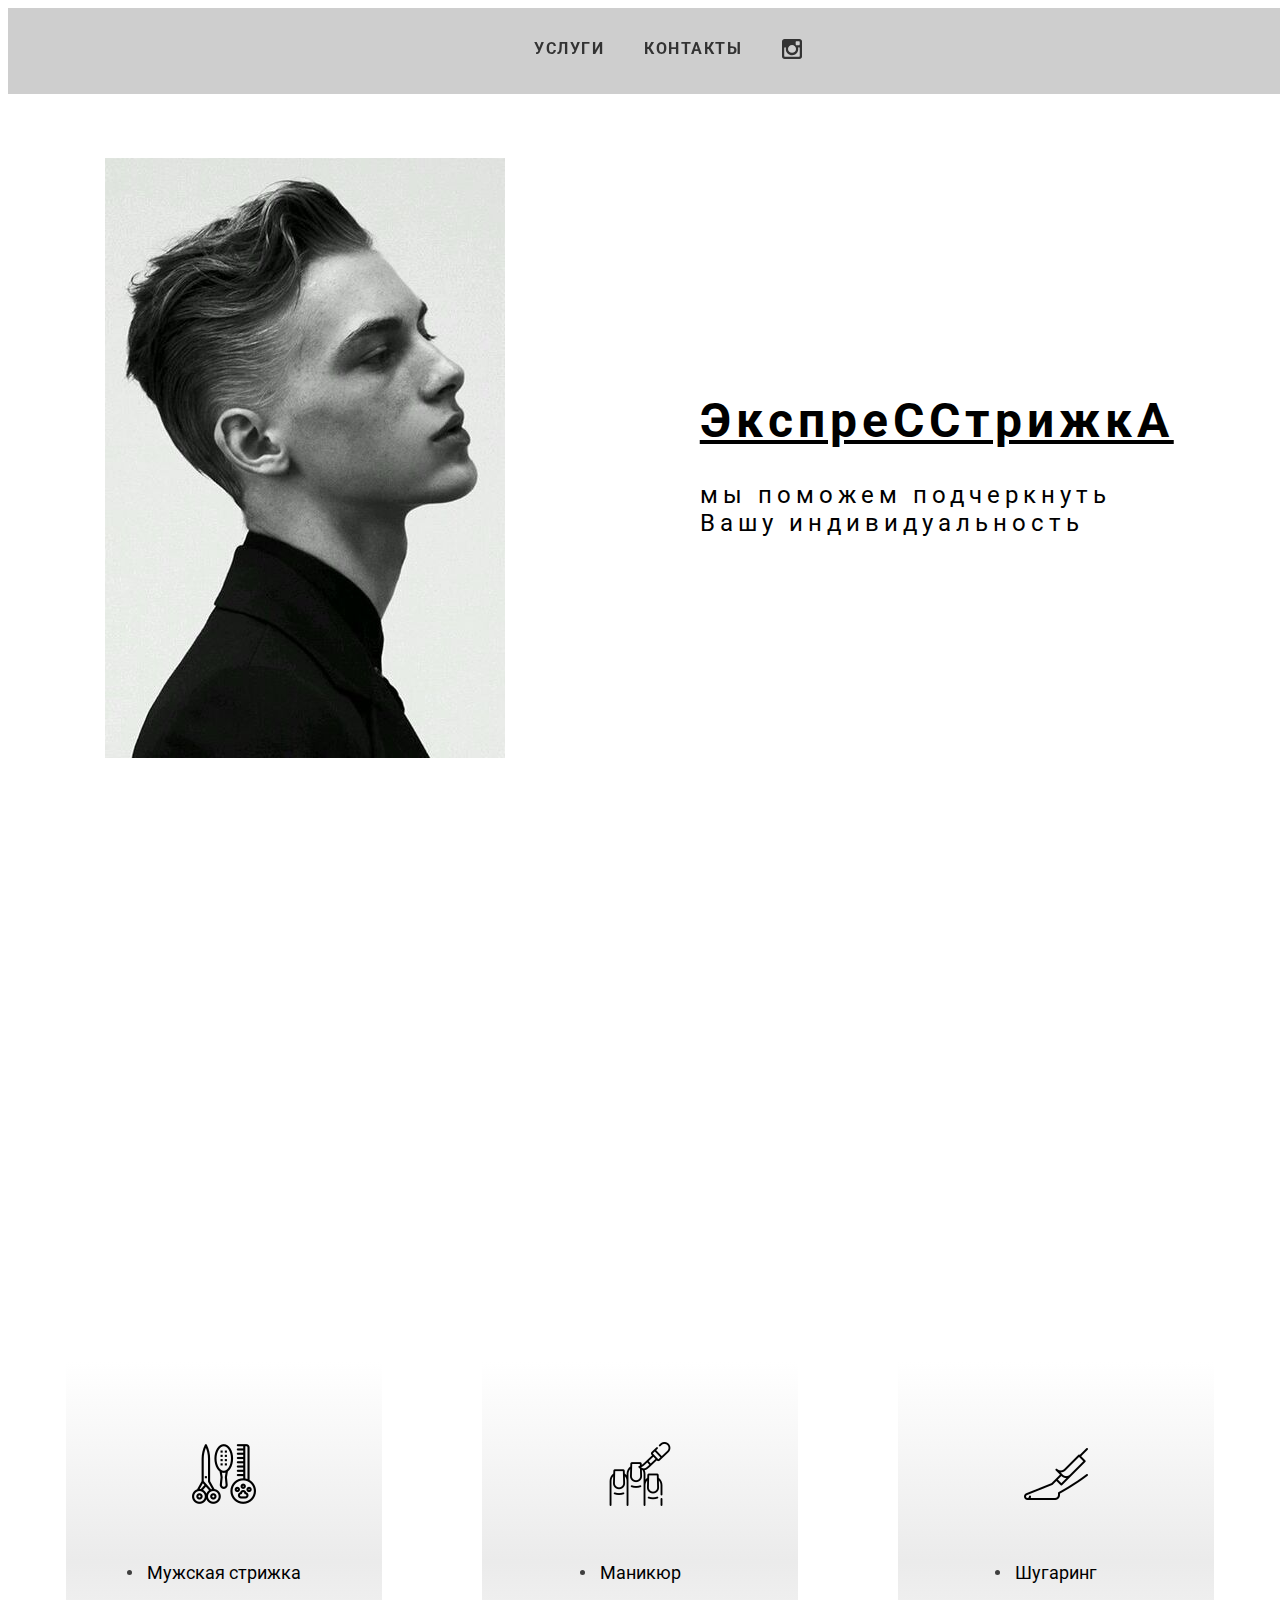
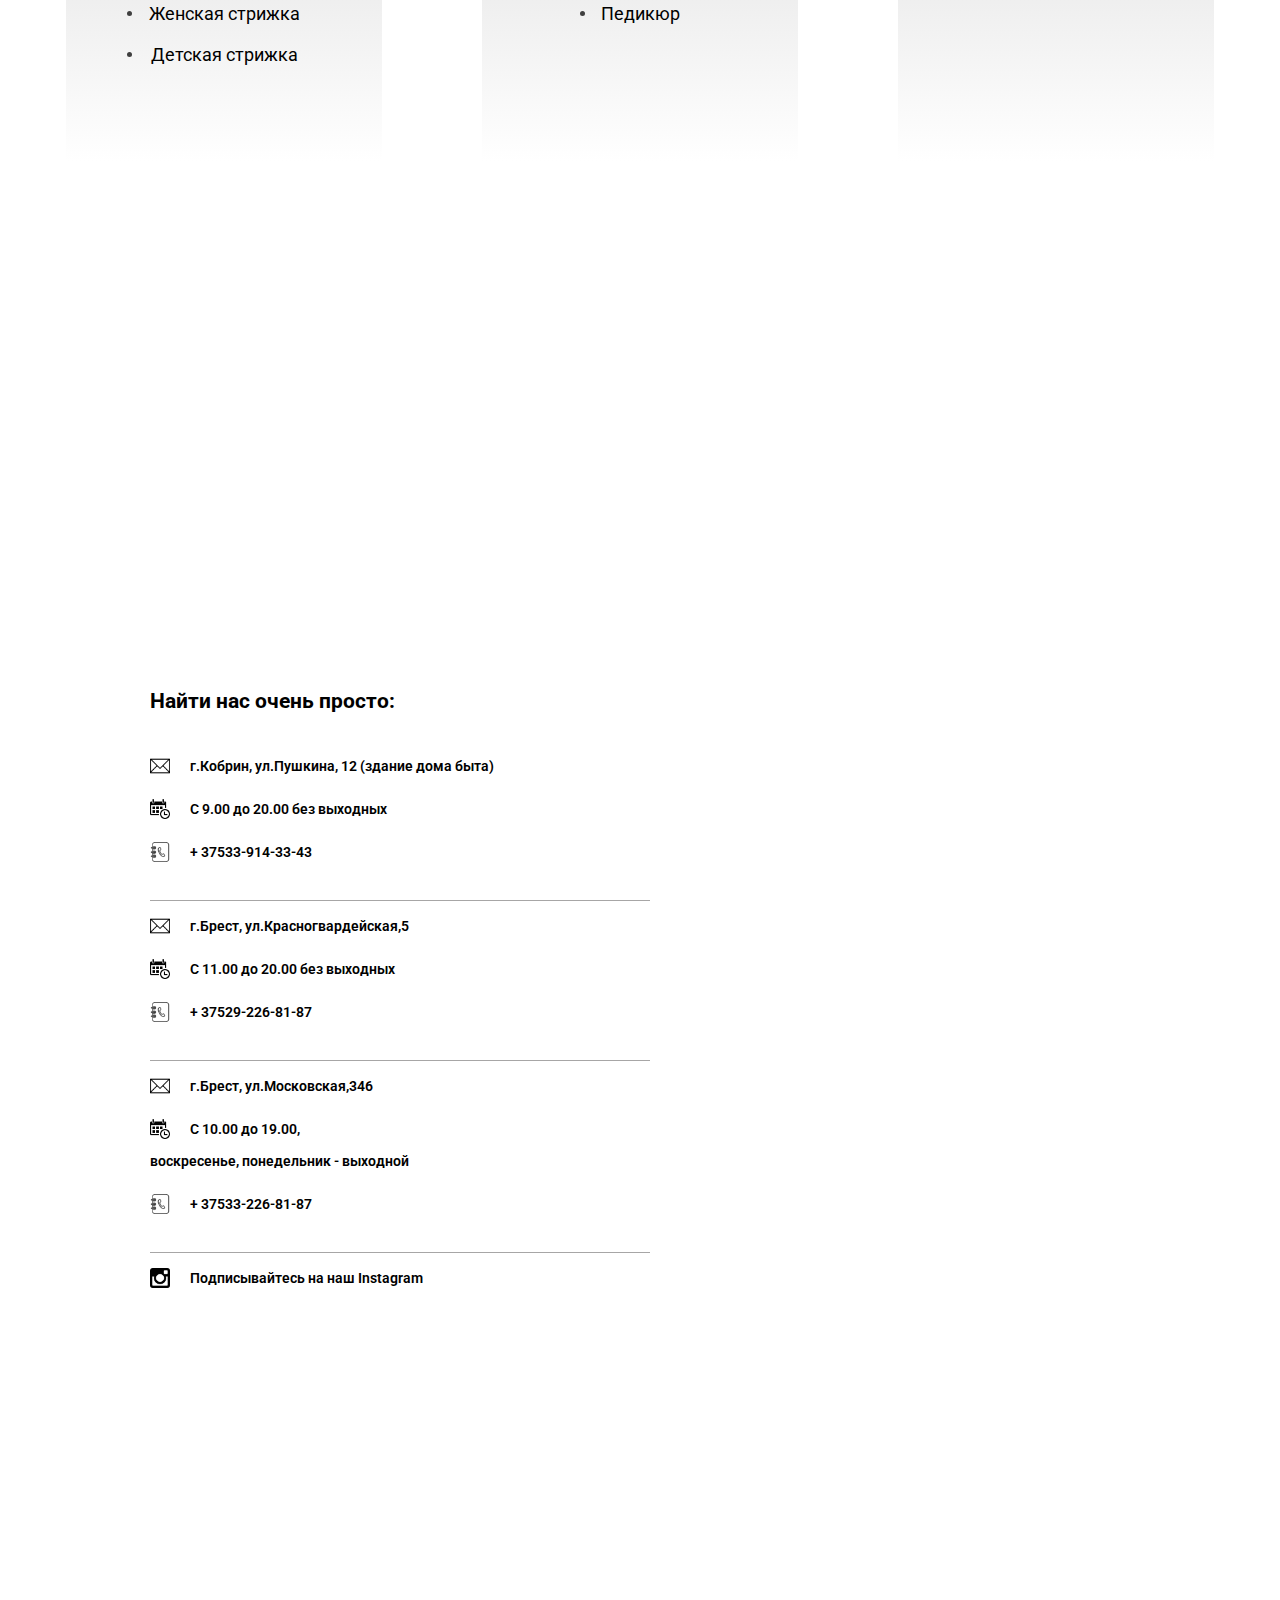
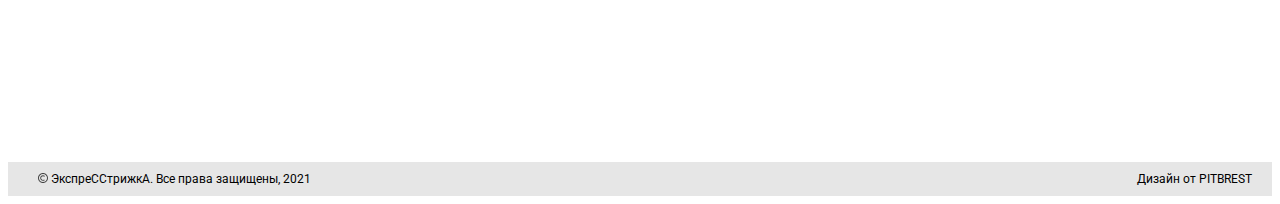
<file: index.html>
<!DOCTYPE html>
<html lang="ru">

<head>
	<meta charset="UTF-8">
	<meta http-equiv="X-UA-Compatible" content="IE=edge">
	<meta name="viewport" content="width=device-width, initial-scale=1.0">
	<title>Экспресс стрижка, парикмахерские услуги, мужская стрижка, женская стрижка, детская стрижка, маникюр, педикюр,
		шугаринг, дешево, Брест, Кобрин</title>
	<meta name="description" content="Парикмахерская в Бресте и Кобрине, маникюр, педикюр, шугаринг" />
	<meta name="keywords" content="Стрижка, маникюр, педикюр, шугаринг, стрижка недорого, Брест, Кобрин" />
	<link href="style.css" rel="stylesheet" />
	<style>
		@import url('https://fonts.googleapis.com/css2?family=Nunito:ital,wght@0,400;0,900;1,700&family=Roboto:wght@400;500;700;900&display=swap');
	</style>
	<link rel="stylesheet" href="https://cdnjs.cloudflare.com/ajax/libs/animate.css/4.1.1/animate.min.css" />
	<script src="js/smooth-scroll.js" defer></script>
	<!-- Yandex.Metrika counter -->
	<script type="text/javascript">
		(function (m, e, t, r, i, k, a) {
			m[i] = m[i] || function () { (m[i].a = m[i].a || []).push(arguments) };
			m[i].l = 1 * new Date(); k = e.createElement(t), a = e.getElementsByTagName(t)[0], k.async = 1, k.src = r, a.parentNode.insertBefore(k, a)
		})
			(window, document, "script", "https://mc.yandex.ru/metrika/tag.js", "ym");

		ym(85735931, "init", {
			clickmap: true,
			trackLinks: true,
			accurateTrackBounce: true,
			webvisor: true
		});
	</script>
	<noscript>
		<div><img src="https://mc.yandex.ru/watch/85735931" style="position:absolute; left:-9999px;" alt="" /></div>
	</noscript>
	<!-- /Yandex.Metrika counter -->
</head>

<body>
	<header class="header">
		<div class="container1">
			<ul class="nav">
				<li><a class="nav-item" href="#works">УСЛУГИ</a></li>
				<li><a class="nav-item" href="#contacts">КОНТАКТЫ</a></li>
				<li><a href="https://www.instagram.com/exsprestrizhka_kobrin/?hl=ru" target="_blank" social-link
						nav-item><img src="img/inst.svg"
							class="social-inst animate__animated animate__heartBeat animate__delay-4s animate__repeat-2"
							alt="instagram"></a></li>
			</ul>
		</div>
	</header>

	<main class="main">

		<div class="container2">

			<div class="slideshow-container">

				<div class="mySlides fade">
					<img src="img/img_1.jpeg" style="width:100%">
				</div>

				<div class="mySlides fade">
					<img src="img/img_2.jpeg" style="width:100%">
				</div>

				<div class="mySlides fade">
					<img src="img/img_3.jpeg" style="width:100%">
				</div>

				<div class="mySlides fade">
					<img src="img/img_4.jpeg" style="width:100%">
				</div>

			</div>

			<div class="slogan">
				<h1 class="slogan1 animate__animated animate__shakeX animate__delay-2s">ЭкспреССтрижкА</h1>
				<p class="slogan2">мы&nbsp;поможем подчеркнуть Вашу индивидуальность</p>
			</div>

		</div>

		<div class="container3" id="works">

			<div class="works-lists">
				<div class="works-list">
					<img src="img/str.png" alt="image">
					<ul>
						<li>Мужская стрижка</li>
						<li>Женская стрижка</li>
						<li>Детская стрижка</li>
					</ul>
				</div>
				<div class="works-list">
					<img src="img/man.png" alt="image">
					<ul>
						<li>Маникюр</li>
						<li>Педикюр</li>
					</ul>
				</div>

				<div class="works-list">
					<img src="img/shg.png" class="pd" alt="image">
					<ul>
						<li>Шугаринг</li>
					</ul>
				</div>
			</div>
		</div>

		<div class="container4">

			<div class="contacts" id="contacts">

				<div class="cont">
					<div>
						<h2>Найти нас очень просто:</h2>
					</div>
					<div><img src="img/adres.png" alt="adres">г.Кобрин, ул.Пушкина, 12 (здание дома быта)</div>
					<div><img src="img/calendar.png" alt="calendar">С 9.00 до 20.00 без выходных</div>
					<div><img src="img/contacts.png" alt="contacts">+ 37533-914-33-43</div>
					<div><img src="img/adres.png" alt="adres">г.Брест, ул.Красногвардейская,5</div>
					<div><img src="img/calendar.png" alt="calendar">С 11.00 до 20.00 без выходных</div>
					<div><img src="img/contacts.png" alt="contacts">+ 37529-226-81-87</div>
					<div><img src="img/adres.png" alt="adres">г.Брест, ул.Московская,346</div>
					<div><img src="img/calendar.png" alt="calendar">С 10.00 до 19.00,<br><br>воскресенье, понедельник -
						выходной
					</div>
					<div><img src="img/contacts.png" alt="contacts">+ 37533-226-81-87</div>
					<div><a href="https://www.instagram.com/exsprestrizhka_kobrin/?hl=ru"><img src="img/inst.png"
								alt="inst"></a>Подписывайтесь на наш Instagram</div>
					<div></div>
				</div>
				<div class="map">
					<div class="map1"><iframe
							src="https://www.google.com/maps/embed?pb=!1m14!1m8!1m3!1d9779.300356418671!2d24.349039!3d52.210226!3m2!1i1024!2i768!4f13.1!3m3!1m2!1s0x472120ed676f990d%3A0x8e4d649be2cce879!2z0JTQvtC8INCx0YvRgtCwLCDRg9C70LjRhtCwINCf0YPRiNC60LjQvdCwIDEyLCDQmtC-0LHRgNC40L0!5e0!3m2!1sru!2sby!4v1616960504139!5m2!1sru!2sby"
							max-width="400" height="200" style="border:0;" allowfullscreen="" loading="lazy"
							class="map2"></iframe>
					</div>
					<div class="map1"><iframe
							src="https://www.google.com/maps/embed?pb=!1m14!1m8!1m3!1d4901.288252367296!2d23.680955!3d52.10440800000001!3m2!1i1024!2i768!4f13.1!3m3!1m2!1s0x47210bde3b02d169%3A0xdd61cc02ae6300ca!2z0YPQuy4g0JrRgNCw0YHQvdC-0LPQstCw0YDQtNC10LnRgdC60LDRjyA1LCDQkdGA0LXRgdGC!5e0!3m2!1sru!2sby!4v1616961394102!5m2!1sru!2sby"
							max-width="400" height="200" style="border:0;" allowfullscreen="" loading="lazy"
							class="map2"></iframe>
					</div>
					<div class="map1"><iframe
							src="https://www.google.com/maps/embed?pb=!1m14!1m8!1m3!1d9803.179641474155!2d23.771303!3d52.101664!3m2!1i1024!2i768!4f13.1!3m3!1m2!1s0x47210e8fdac67b07%3A0xecb8d11fdb114482!2z0YPQuy4g0JzQvtGB0LrQvtCy0YHQutCw0Y8gMzQ2LCDQkdGA0LXRgdGC!5e0!3m2!1sru!2sby!4v1616961434747!5m2!1sru!2sby"
							max-width="400" height="200" style="border:0;" allowfullscreen="" loading="lazy"
							class="map2"></iframe>
					</div>
				</div>
			</div>



		</div>
	</main>



	<footer>
		<div class="foot">
			<div class='footer'><img src="img/cpr.svg" alt="copyrights"> ЭкспреССтрижкA. Все права защищены, 2021</div>
			<div class="design" data-title="sasha.p.brest@gmail.com"> Дизайн от PITBREST</div>
		</div>
	</footer>



	<script>(function () {
			function b() { var a = document.getElementById("gotop"); a || (a = document.createElement("a"), a.id = "gotop", a.className = "scrollTop", a.href = "#", a.style.display = "none", a.style.position = "fixed", a.style.left = "10px", a.style.zIndex = "9999", a.onclick = function (a) { a.preventDefault(); window.top.goTop() }, document.body.appendChild(a)); 100 < (document.body.scrollTop || document.documentElement.scrollTop) ? (a.style.display = "block", l(a, "show", 30, !1)) : l(a, "hide", 30, function () { a.style.display = "none" }); return !1 } function l(a, e, f, c) {
				function k() {
					g <
						h ? (d += 5, d < h ? window.top.timeout = setTimeout(k, f) : c && c()) : (d -= 5, d > h ? window.top.timeout = setTimeout(k, f) : c && c()); var e = a, b = d; e.style.opacity = b / 100; e.style.filter = "alpha(opacity=" + b + ")"
				} var g = Math.round(100 * a.style.opacity), d = g, h = "show" == e ? 100 : 0; clearTimeout(window.top.timeout); window.top.timeout = setTimeout(k, 30)
			} window.addEventListener ? (window.addEventListener("scroll", b, !1), window.addEventListener("load", b, !1)) : window.attachEvent && (window.attachEvent("onscroll", b), window.attachEvent("onload", b)); window.top.goTop =
				function (a, e) { a = a || 0.1; e = e || 12; var f = 0, c = 0, b = 0, g = 0, d = 0, h = 0; document.documentElement && (f = document.documentElement.scrollLeft || 0, c = document.documentElement.scrollTop || 0); document.body && (b = document.body.scrollLeft || 0, g = document.body.scrollTop || 0); d = window.scrollX || 0; h = window.scrollY || 0; f = Math.max(d, Math.max(b, f)); c = Math.max(h, Math.max(g, c)); g = 1 + a; window.scrollTo(Math.floor(f / g), Math.floor(c / g)); (0 < f || 0 < c) && window.setTimeout("top.goTop(" + a + ", " + e + ")", e); return !1 }
		})();
	</script>

	<script>
		var slideIndex = 0;
		showSlides();

		function showSlides() {
			var i;
			var slides = document.getElementsByClassName("mySlides");
			for (i = 0; i < slides.length; i++) {
				slides[i].style.display = "none";
			}
			slideIndex++;
			if (slideIndex > slides.length) { slideIndex = 1 }
			slides[slideIndex - 1].style.display = "block";
			setTimeout(showSlides, 2000); // Change image every 2 seconds
		}
	</script>

</body>

</html>
</file>
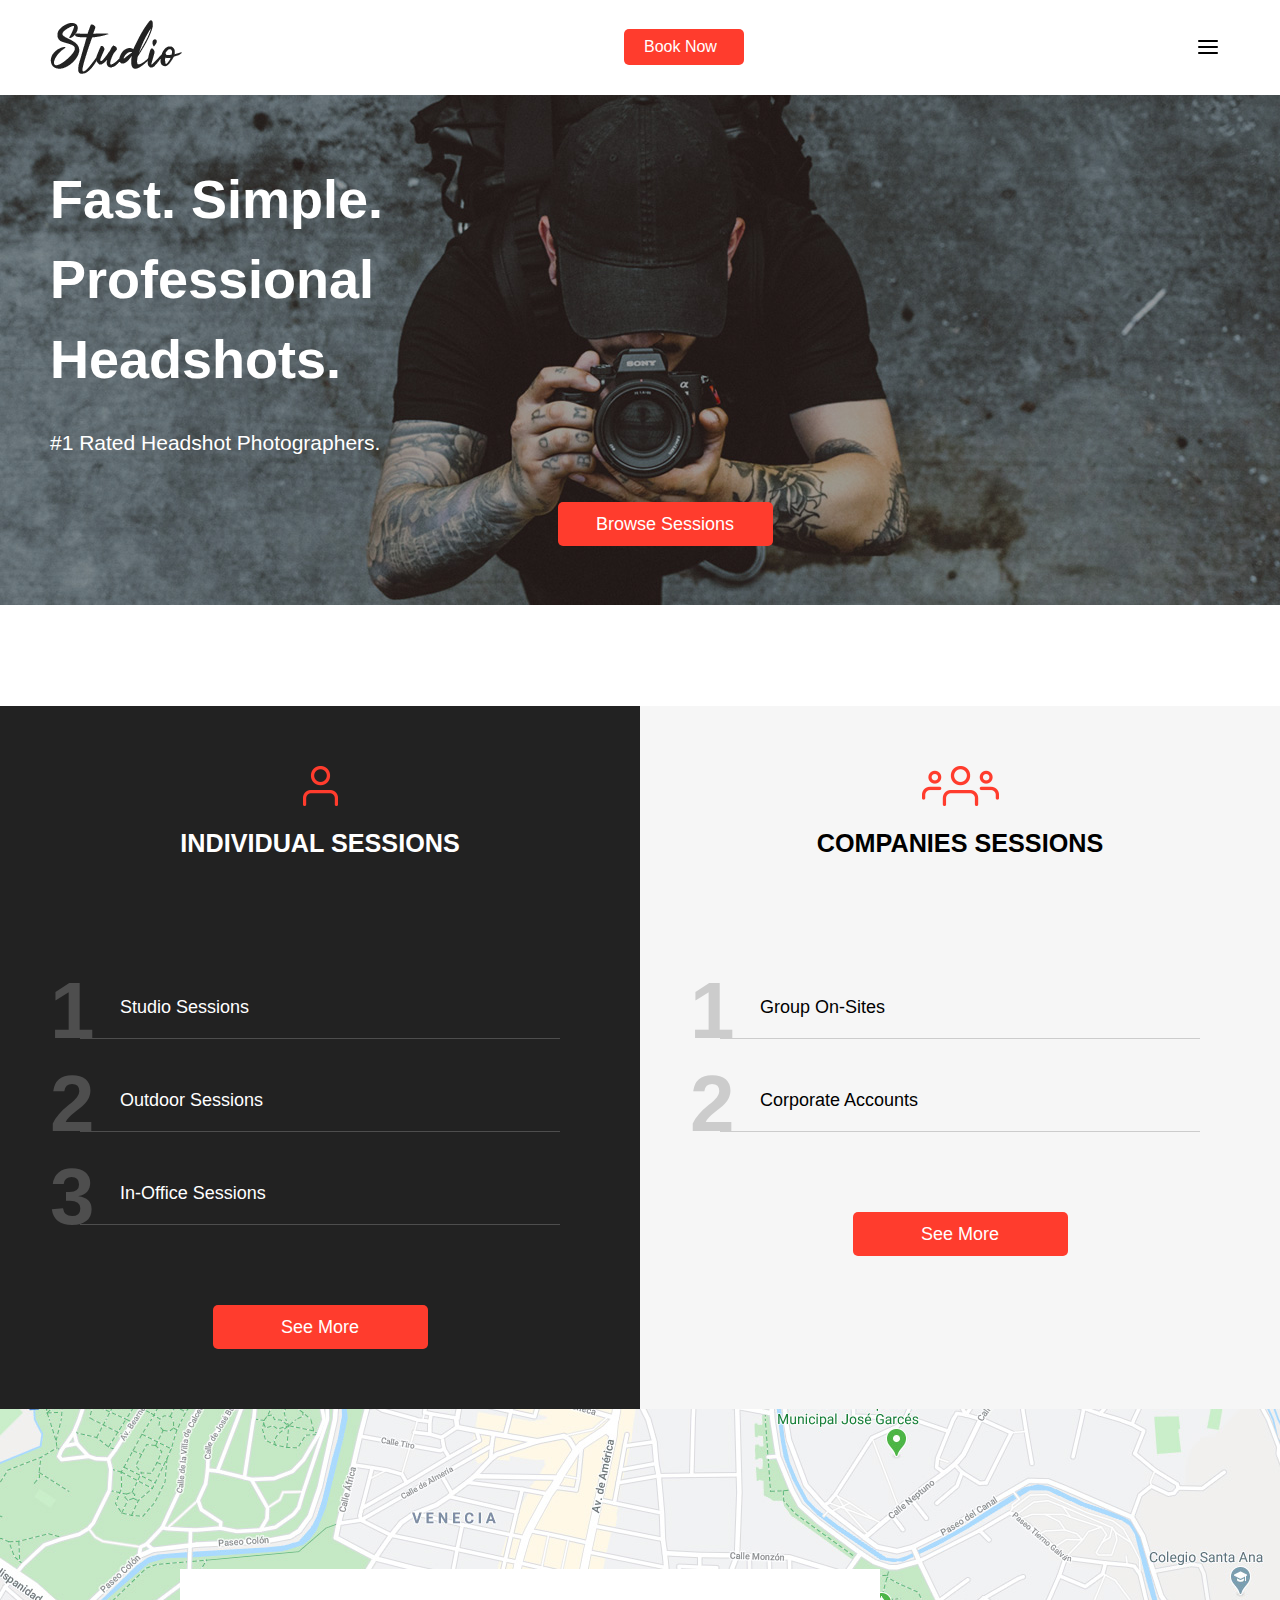
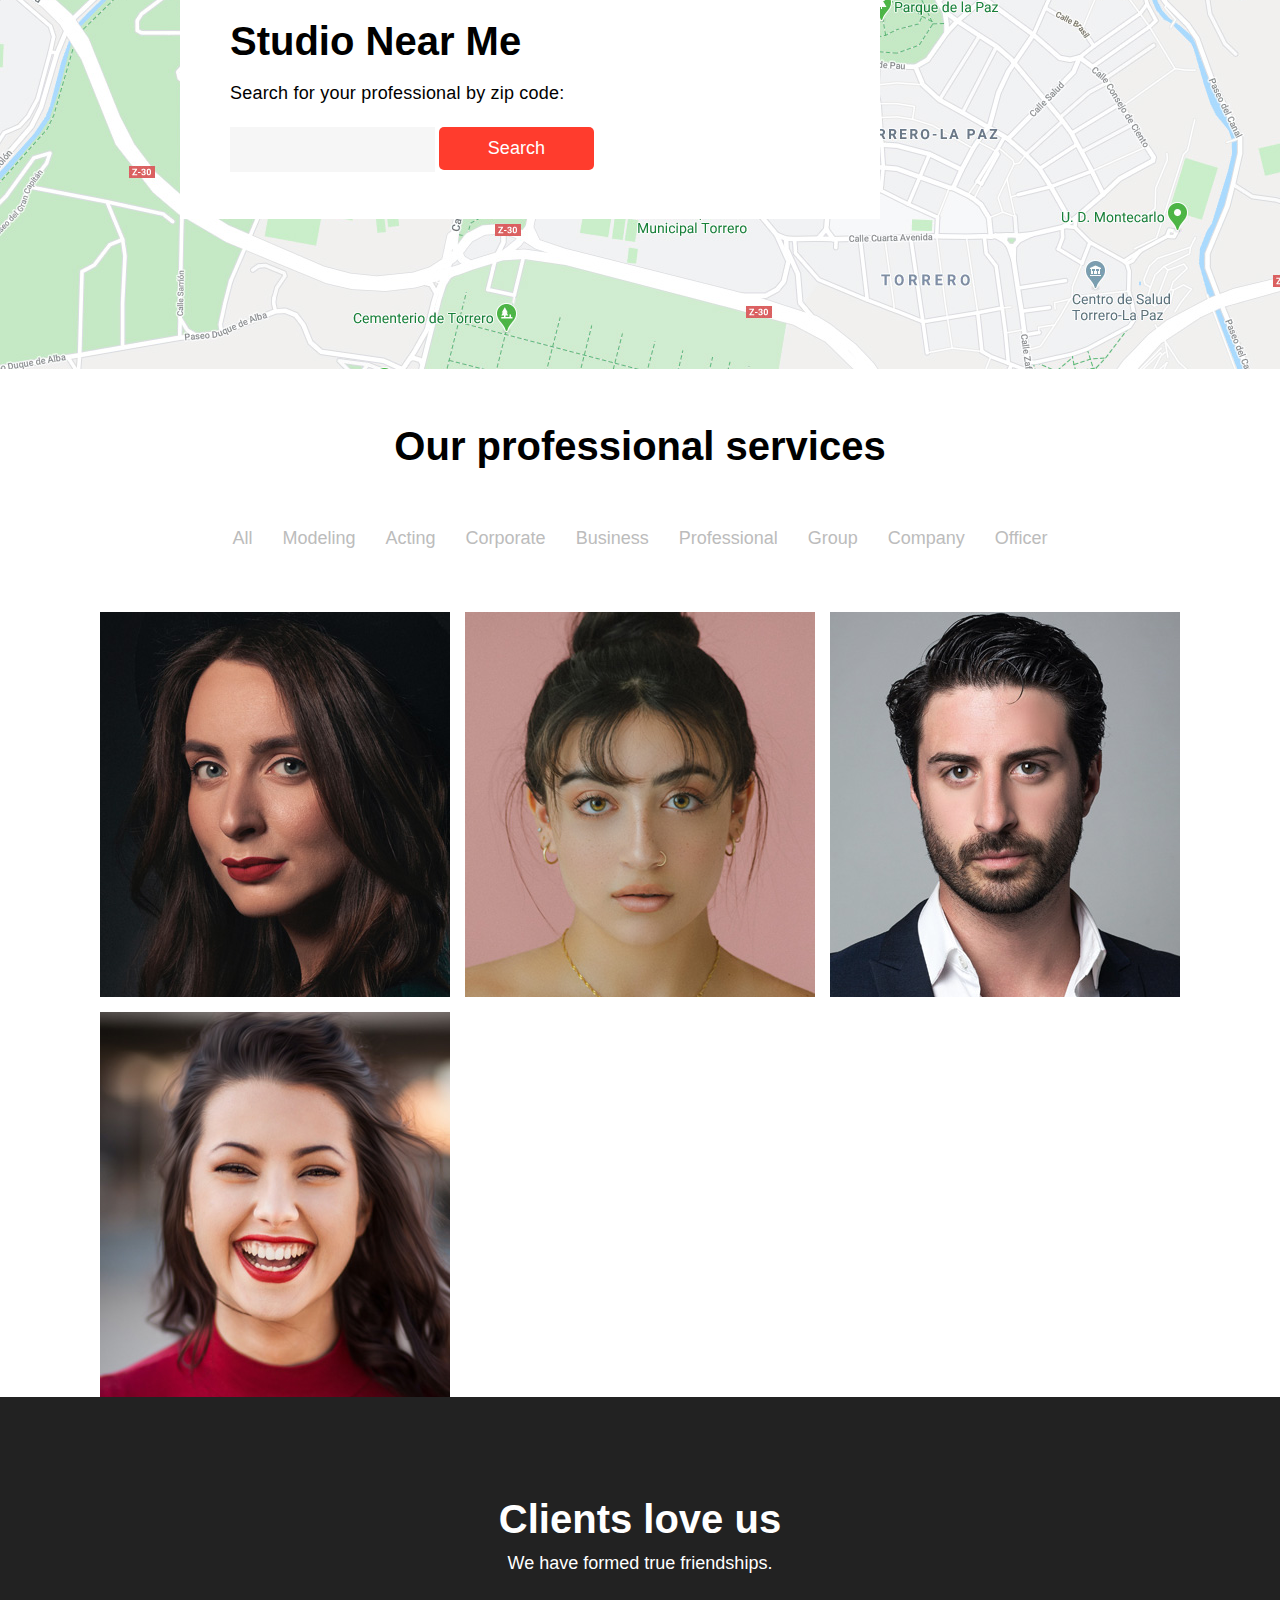
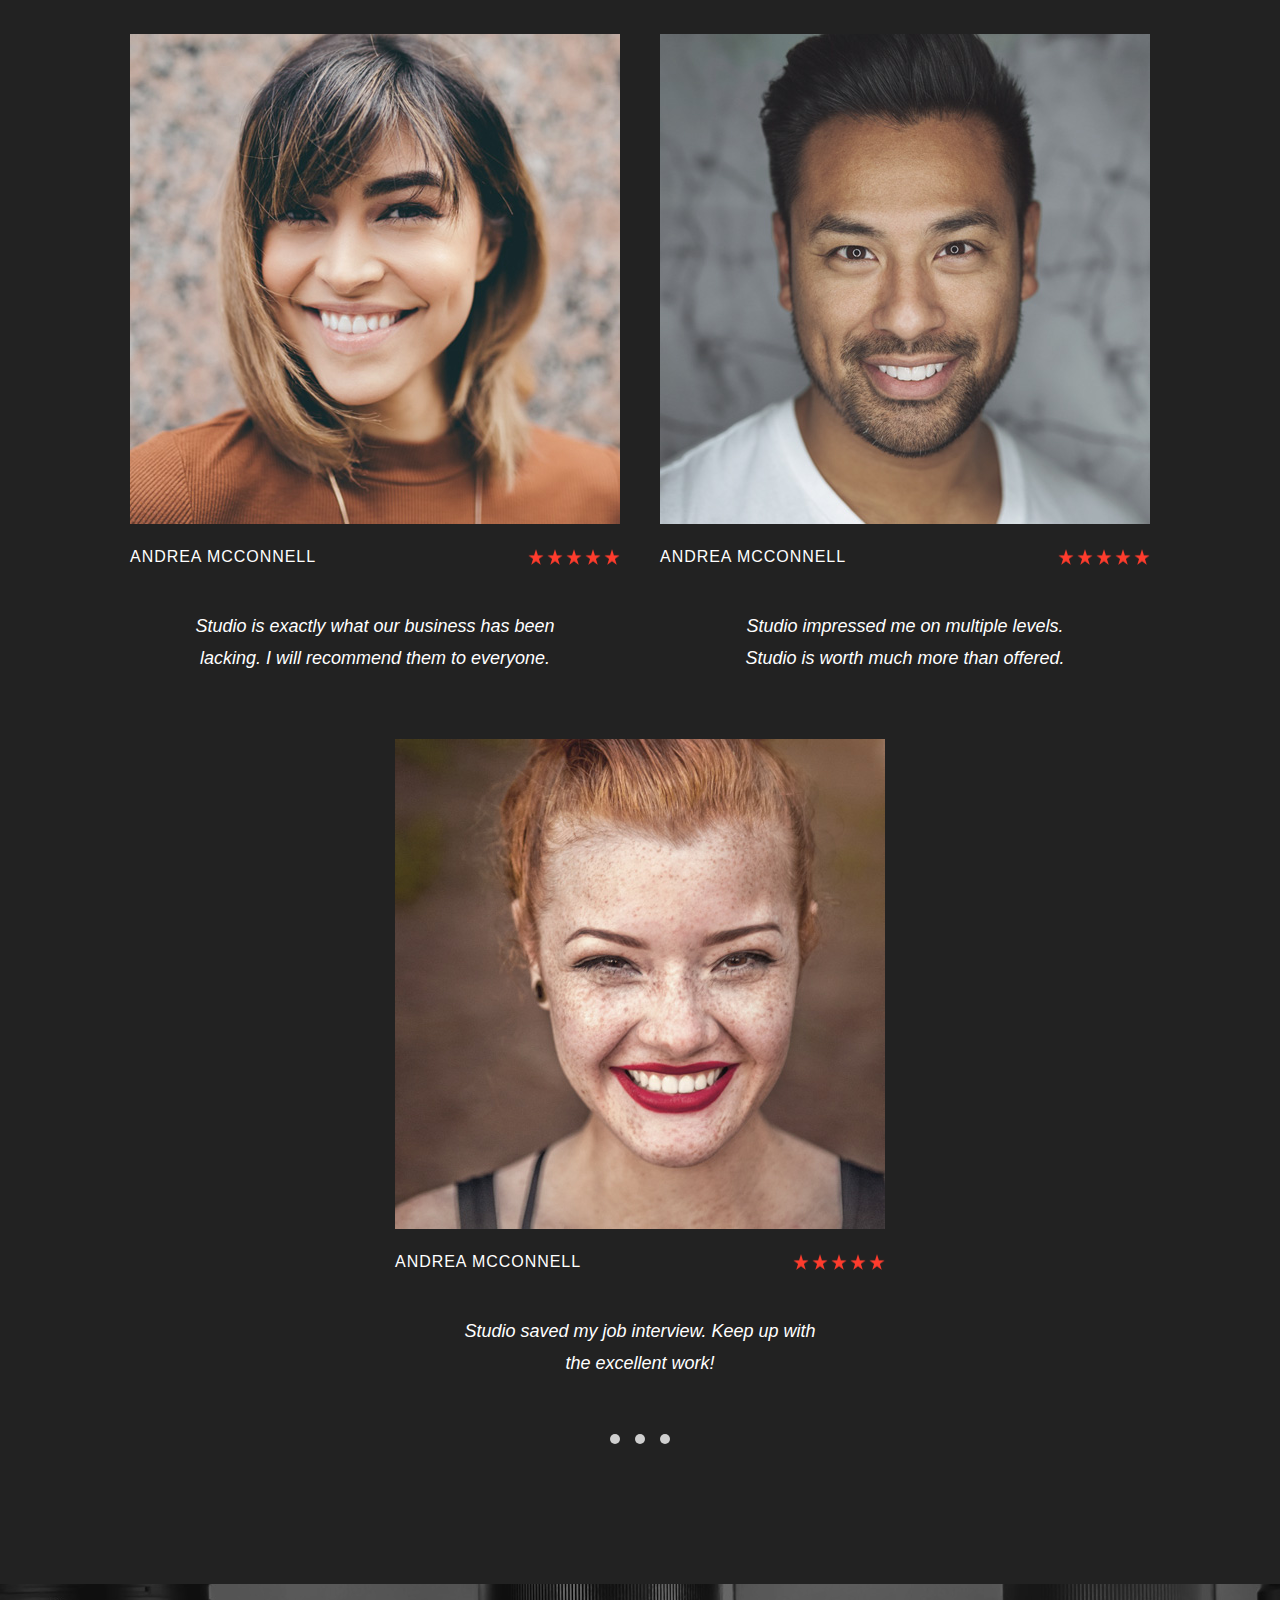
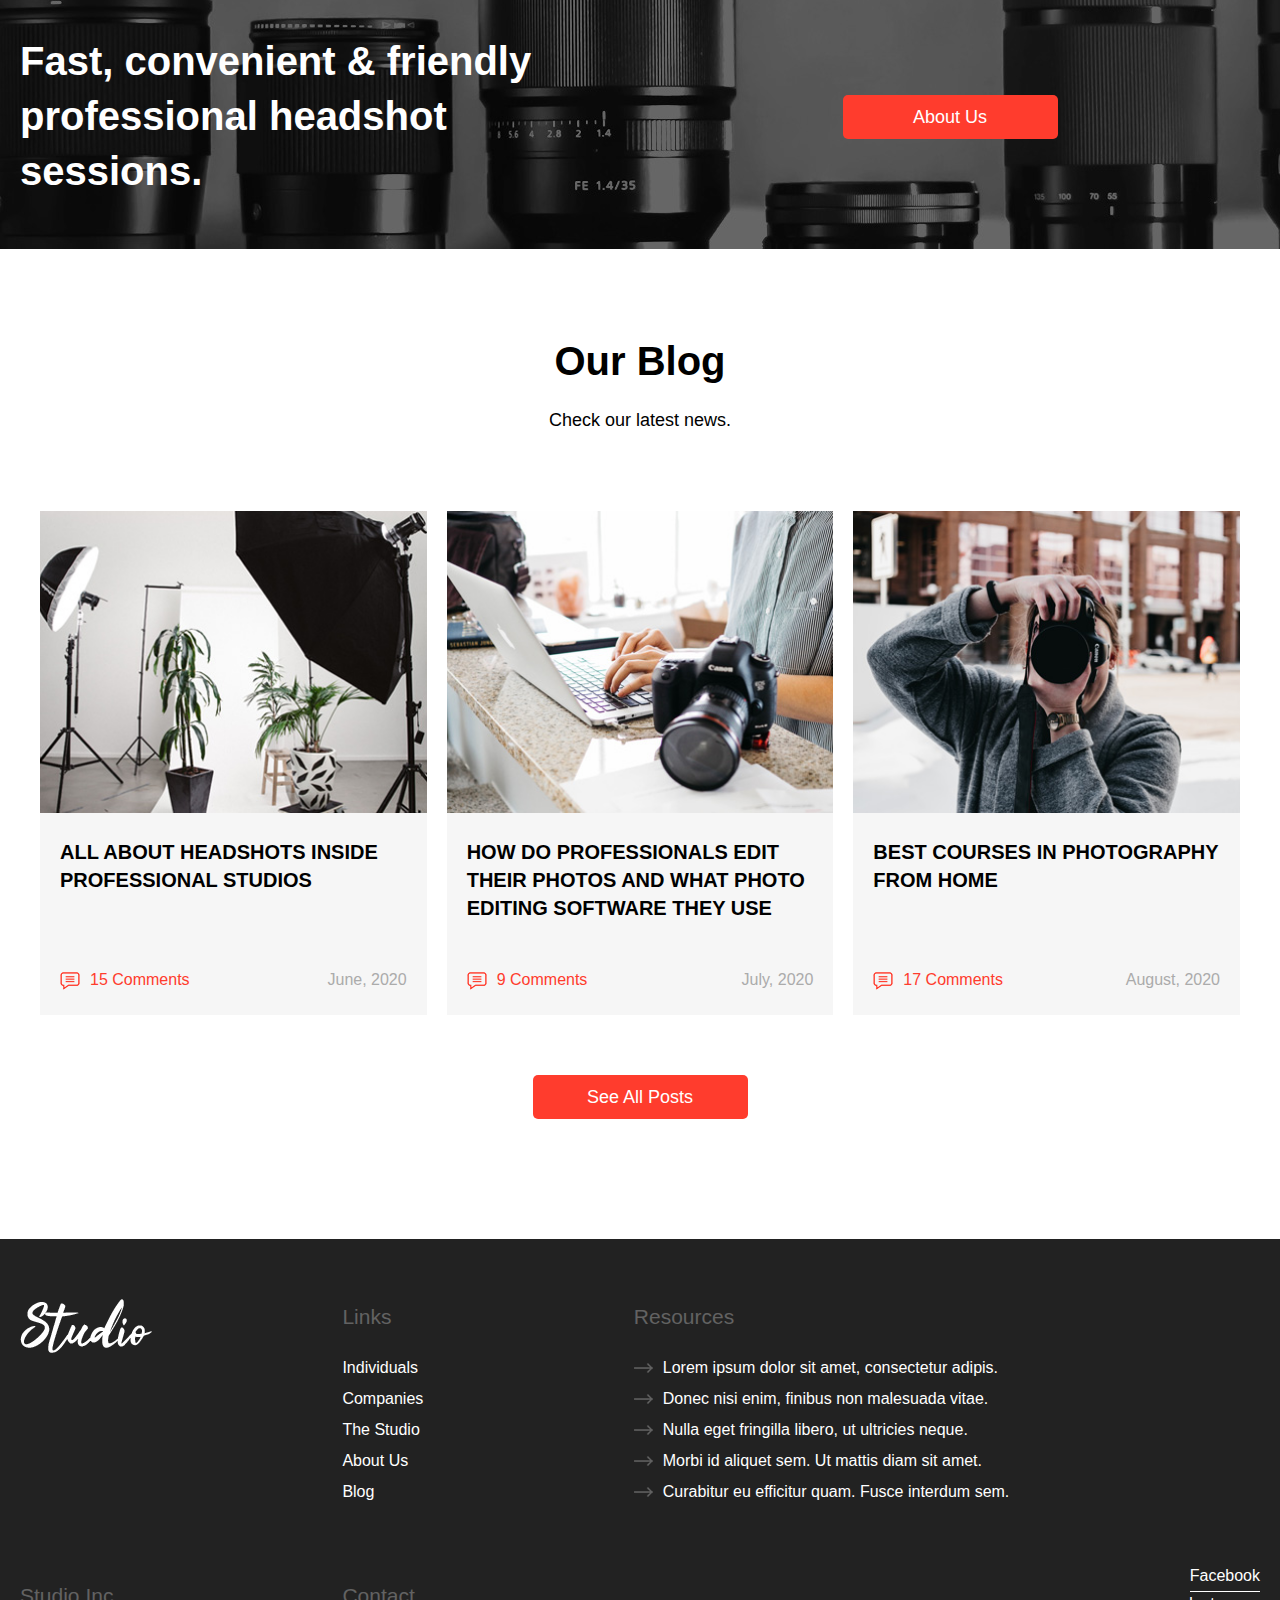
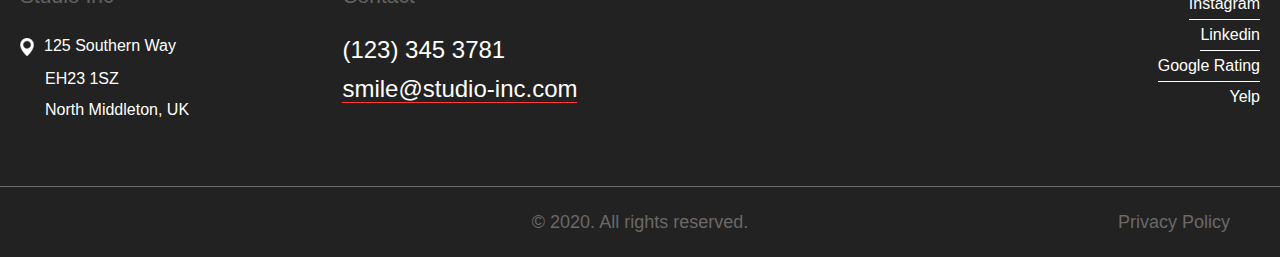
<file: site3/index.html>
<!DOCTYPE html>
<html lang="en">

<head>
	<meta charset="UTF-8">
	<meta http-equiv="X-UA-Compatible" content="IE=edge">
	<meta name="viewport" content="width=device-width, initial-scale=1.0">
	<title>Demo Flex</title>

	<link rel="stylesheet" href="css/style.css" />
	<link rel="stylesheet" href="css/clear.css" />
	<link rel="stylesheet" href="https://cdnjs.cloudflare.com/ajax/libs/animate.css/4.1.1/animate.min.css" />
</head>

<body>
	<div class="wrapper">

		<div class="header">
			<div class="container1">
				<div class="header__row">
					<a href="#">
						<img class="header__logo animate__animated animate__flip animate__repeat-3" src="img/logo.png"
							alt="logo">
					</a>

					<nav class="header__menu">
						<ul class="header__menu-list">
							<li>
								<a href="#" class="header__menu-link">Individuals</a>
							</li>
							<li>
								<a href="#" class="header__menu-link">Companies</a>
							</li>
							<li>
								<a href="#" class="header__menu-link">The Studio</a>
							</li>
							<li>
								<a href="#" class="header__menu-link">About Us</a>
							</li>
							<li>
								<a href="#" class="header__menu-link">Blog</a>
							</li>
						</ul>
					</nav>
					<div class="header__button animate__animated animate__bounceInDown animate__delay-4s">
						<a href="#">Book Now</a>
					</div>
					<div class="header__social">
						<ul class="header__social-list">
							<li>
								<a href="#" class="header__list-link">
									<img src="img/icons/social/Fb.png" alt="fb">
								</a>
							</li>
							<li>
								<a href="#" class="header__social-link">
									<img src="img/icons/social/In.png" alt="in">
								</a>
							</li>
							<li>
								<a href="#" class="header__social-link">
									<img src="img/icons/social/Li.png" alt="li">
								</a>
							</li>
							<li>
								<a href="#" class="header__social-link">
									<img src="img/icons/social/Yp.png" alt="yp">
								</a>
							</li>
							<li>
								<a href="#" class="header__social-link">
									<img src="img/icons/social/Ggle.png" alt="ggle">
								</a>
							</li>
						</ul>
					</div>

					<div class="header__burger hidden">
						<a href="#" class="burger__button">
							<img class="pit" src="img/icons/burger.png" alt="burger">
							<ul class="burger__menu hidden">
								<li>
									<a href="#" class="header__menu-link">Individuals</a>
								</li>
								<li>
									<a href="#" class="header__menu-link">Companies</a>
								</li>
								<li>
									<a href="#" class="header__menu-link">The Studio</a>
								</li>
								<li>
									<a href="#" class="header__menu-link">About Us</a>
								</li>
								<li>
									<a href="#" class="header__menu-link">Blog</a>
								</li>
								<li class="burger__social">
									<a href="#" class="header__menu-link">Social</a>
									<ul class="burger__social-list hidden">
										<li>
											<a href="#" class="header__list-link">
												<img src="img/icons/social/Fb.png" alt="fb">
											</a>
										</li>
										<li>
											<a href="#" class="header__social-link">
												<img src="img/icons/social/In.png" alt="in">
											</a>
										</li>
										<li>
											<a href="#" class="header__social-link">
												<img src="img/icons/social/Li.png" alt="li">
											</a>
										</li>
										<li>
											<a href="#" class="header__social-link">
												<img src="img/icons/social/Yp.png" alt="yp">
											</a>
										</li>
										<li>
											<a href="#" class="header__social-link">
												<img src="img/icons/social/Ggle.png" alt="ggle">
											</a>
										</li>
									</ul>

								</li>
							</ul>
						</a>

					</div>

				</div>
			</div>
		</div>

		<div class="content">

			<div class="section2">
				<div class="container2">
					<div class="section2__row">
						<h1>Fast. Simple. Professional Headshots.</h1>
						<p>#1 Rated Headshot Photographers.</p>
						<a href="#" class="section2__button button">Browse Sessions</a>
					</div>
				</div>
			</div>

			<div class="section3">
				<div class="container3">
					<div class="section3__row">

						<div class="section3__left">
							<img src="img/icons/3-1.png" alt="img">
							<h3>Individual Sessions</h3>
							<ul class="section3__list">
								<li><span>1</span>Studio Sessions</li>
								<li><span>2</span>Outdoor Sessions</li>
								<li><span>3</span>In-Office Sessions</li>
							</ul>
							<a class="section3__left-button button" href="#">See More</a>
						</div>

						<div class="section3__right">
							<img src="img/icons/3-2.png" alt="img">
							<h3>Companies Sessions</h3>
							<ul class="section3__list">
								<li><span>1</span>Group On-Sites</li>
								<li><span>2</span>Corporate Accounts</li>
							</ul>
							<a class="section3__right-button button" href="#">See More</a>
						</div>

					</div>
				</div>
			</div>

			<div class="section4">
				<div class="section4__content">
					<h2>Studio Near Me</h2>
					<p>Search for your professional by zip code:</p>
					<form action="#" method="GET">
						<input type="search" name="search" id="search">
						<button type="submit">Search</button>
					</form>
				</div>
			</div>

			<div class="section5">
				<div class="container5">
					<div class="section5__row">
						<h2>Our professional services</h2>
						<ul class="container5__list">
							<li class="container5__list-item"><a href="#">All</a></li>
							<li class="container5__list-item"><a href="#">Modeling</a></li>
							<li class="container5__list-item"><a href="#">Acting</a></li>
							<li class="container5__list-item"><a href="#">Corporate</a></li>
							<li class="container5__list-item"><a href="#">Business</a></li>
							<li class="container5__list-item"><a href="#">Professional</a></li>
							<li class="container5__list-item"><a href="#">Group</a></li>
							<li class="container5__list-item"><a href="#">Company </a></li>
							<li class="container5__list-item"><a href="#">Officer</a></li>
						</ul>
						<div class="container5__content">
							<div class="container5__content-left">
								<div class="content-left-img">
									<img class="content-left-items" src="img/5-1.jpg" alt="img">
									<div class="item-hover hidden">
										<a href="#">company</a>
										<p>Check Service<img src="img/icons/Arrow-right-white.png" alt="img"></p>
									</div>
								</div>
								<div class="content-left-img">
									<img class="content-left-items" src="img/5-2.jpg" alt="img">
									<div class="item-hover hidden">
										<a href="#">company</a>
										<p>Check Service<img src="img/icons/Arrow-right-white.png" alt="img"></p>
									</div>
								</div>
								<div class="content-left-img">
									<img class="content-left-items" src="img/5-3.jpg" alt="img">
									<div class="item-hover hidden">
										<a href="#">company</a>
										<p>Check Service<img src="img/icons/Arrow-right-white.png" alt="img"></p>
									</div>
								</div>
								<div class="content-left-img">
									<img class="content-left-items" src="img/5-4.jpg" alt="img">
									<div class="item-hover hidden">
										<a href="#">company</a>
										<p>Check Service<img src="img/icons/Arrow-right-white.png" alt="img"></p>
									</div>
								</div>
								<a class="bottom-arrow" href="#"><img src="img/icons/Arrow-left-black.png" alt="img"></a>
								<a class="bottom-arrow" href="#"><img src="img/icons/arrow-right-black.png" alt="img"></a>
							</div>
							<div class="container5__content-right">
								<img src="img/5-5-big.jpg" alt="img">
							</div>
						</div>
					</div>
				</div>
			</div>

			<div class="section6">
				<div class="container5">
					<h2>Clients love us</h2>
					<p class="subtitle">We have formed true friendships.</p>
					<div class="section6__content">
						<div class="section6__content-item">
							<div class="content-item-img">
								<img class="section6__img" src="img/6-1.jpg" alt="img">
							</div>
							<div class="item-description">
								<p>Andrea Mcconnell</p>
								<img src="img/icons/6-2-stars.png" alt="img">
							</div>
							<p class="section6__content-footer">Studio is exactly what our business has been lacking. I will
								recommend them to everyone.
							</p>
						</div>
						<div class="section6__content-item">
							<div class="content-item-img">
								<img class="section6__img" src="img/6-2.jpg" alt="img">
							</div>
							<div class="item-description">
								<p>Andrea Mcconnell</p>
								<img src="img/icons/6-2-stars.png" alt="img">
							</div>
							<p class="section6__content-footer">Studio impressed me on multiple levels.
								Studio is worth much more than offered. </p>
						</div>
						<div class="section6__content-item">
							<div class="content-item-img">
								<img class="section6__img" src="img/6-3.jpg" alt="img">
							</div>
							<div class="item-description">
								<p>Andrea Mcconnell</p>
								<img src="img/icons/6-2-stars.png" alt="img">
							</div>
							<p class="section6__content-footer">Studio saved my job interview. Keep up with the excellent work!
							</p>
						</div>
					</div>
					<div class="section6__sw-buttons">
						<a href="#"></a>
						<a href="#"></a>
						<a href="#"></a>
					</div>
				</div>
			</div>

			<div class="section7">
				<div class="container5">
					<div class="section7__row">
						<h2>Fast, convenient & friendly professional headshot sessions.</h2>
						<a class="button" href="#">About Us</a>
					</div>
				</div>
			</div>

			<div class="section8">
				<div class="container8">
					<h2>Our Blog</h2>
					<p class="subtitle">Check our latest news.</p>

					<div class="section8__items">

						<div class="container8__item">
							<div class="card-item__img">
								<img src="img/8-1.jpg" alt="#">
							</div>
							<p class="container8__item-text">all about headshots inside professional studios</p>
							<div class="container8__item-footer">
								<a href="#"><img class="message" src="img/icons/8-1.png" alt="#">15 Comments</a>
								<p>June, 2020</p>
							</div>
						</div>

						<div class="container8__item">
							<div class="card-item__img">
								<img src="img/8-2.jpg" alt="#">
							</div>
							<p class="container8__item-text">How do professionals edit their photos and What photo editing
								software they use </p>
							<div class="container8__item-footer">
								<a href="#"><img class="message" src="img/icons/8-1.png" alt="#">9 Comments</a>
								<p>July, 2020</p>
							</div>
						</div>

						<div class="container8__item">
							<div class="card-item__img">
								<img src="img/8-3.jpg" alt="#">
							</div>
							<p class="container8__item-text">best Courses In Photography from home </p>
							<div class="container8__item-footer">
								<a href="#"><img class="message" src="img/icons/8-1.png" alt="#">17 Comments</a>
								<p>August, 2020</p>
							</div>
						</div>

					</div>

					<a href="#" class="button">See All Posts</a>
				</div>
			</div>

			<div class="section9">
				<div class="container5">

					<div class="section9__top">
						<div class="section9__top-row">
							<div class="section9__top-logo">
								<img class="section9__logo" src="img/logo-w.png" alt="img">
							</div>
							<ul class="links">
								<li>Links</li>
								<li><a href="#">Individuals</a></li>
								<li><a href="#">Companies</a></li>
								<li><a href="#">The Studio</a></li>
								<li><a href="#">About Us</a></li>
								<li><a href="#">Blog</a></li>
							</ul>
							<ul class="resources">
								<li>Resources</li>
								<li><a href="#"><img src="img/icons/arrow-right-grey.png" alt="img">Lorem ipsum dolor sit amet,
										consectetur adipis.</a></li>
								<li><a href="#"><img src="img/icons/arrow-right-grey.png" alt="img">Donec nisi enim, finibus non
										malesuada vitae.</a></li>
								<li><a href="#"><img src="img/icons/arrow-right-grey.png" alt="img">Nulla eget fringilla libero,
										ut ultricies neque.</a></li>
								<li><a href="#"><img src="img/icons/arrow-right-grey.png" alt="img">Morbi id aliquet sem. Ut
										mattis diam sit amet.</a></li>
								<li><a href="#"><img src="img/icons/arrow-right-grey.png" alt="img">Curabitur eu efficitur quam.
										Fusce interdum sem.</a></li>
							</ul>
						</div>
					</div>

					<div class="section9__bottom">
						<div class="section9__bottom-row">
							<ul class="inc">
								<li>Studio Inc</li>
								<li><a href="#"><img src="img/icons/Location icon.png" alt="img">125 Southern Way</a></li>
								<li><a href="#">EH23 1SZ</a></li>
								<li><a href="#">North Middleton, UK</a></li>
							</ul>
							<ul class="contact">
								<li>Contact</li>
								<li><a href="#">(123) 345 3781</a></li>
								<li><a class="underline" href="#">smile@studio-inc.com</a></li>
							</ul>
							<ul class="social">
								<li><a href="#">Facebook</a></li>
								<li><a href="#">Instagram</a></li>
								<li><a href="#">Linkedin</a></li>
								<li><a href="#">Google Rating</a></li>
								<li><a class="last" href="#">Yelp</a></li>
							</ul>
						</div>
					</div>

				</div>
			</div>

		</div>

		<div class="footer">
			<div class="container10">
				<div class="footer__row">
					<p class="footer__support"></p>
					<p class="footer__rights">© 2020. All rights reserved.</p>
					<p class="footer__privacy">Privacy Policy</p>
				</div>
			</div>
		</div>

	</div>



</body>

</html>
</file>
<file: style.css>
/*1400, 1200, 992, 768, 576 */
* {
	z-index: 1;
}
header {
	z-index: 2;
}
body {
	font-family: "Roboto", sans-serif;
}

/***** header ******/
header {
	position: fixed;
	background-color: #6666;
	width: 100%;
	opacity: 80%;
}
.container1 {
	display: flex;
	justify-content: center;
	align-items: center;
}
.nav {
	display: flex;
	justify-content: center;
	vertical-align: middle;
	text-align: center;
}
.nav li {
	margin: 15px 20px;
	list-style: none;
	padding: 0;
}
.nav a {
	color: #000000;
	font-weight: 700;
	text-decoration: none;
	letter-spacing: 1.5px;
}
.nav a:hover {
	text-decoration: underline;
}
.social-link {
	align-self: center;
	margin-left: 50px;
}
header .social-inst {
	max-width: 20px;
}
@media (max-width: 992px) {
	.container1 {
		height: 30px;
	}
	.nav {
		padding: 0;
		margin: 5px 0 0 0;
	}
	.nav li {
		margin: 0 20px;
		list-style: none;
		padding: 0;
	}
}
/***** header end ******/

/***** container2 ******/

.container2 {
	max-width: 1700px;
	margin: 0 auto;
	display: flex;
	justify-content: space-around;
	padding: 150px 0 100px 0;
	align-items: center;
}
.slogan {
	font-size: calc(20px + 4 * ((100vw - 320px) / (1280 - 320)));
	letter-spacing: 5px;
}
.slogan1 {
	text-decoration: underline;
}
.slogan2 {
	max-width: 475px;
}
@media (max-width: 992px) {
	.container2 {
		max-width: 1700px;
		margin: 0 auto;
		display: flex;
		flex-direction: column;
		justify-content: stretch;
		padding: 50px 10px 50px 10px;
		align-items: center;
		text-align: center;
	}
	.slogan {
		order: 1;
	}
	.slideshow-container {
		order: 2;
	}
	.slogan {
		font-size: calc(14px + 5 * ((100vw - 320px) / (1280 - 320)));
		letter-spacing: 2px;
		margin-bottom: 20px;
	}
}

/***** container2 end ******/

/***** container3 ******/

.container3 {
	max-width: 1700px;
	margin: 350px auto;
}
.works-lists {
	display: flex;
	flex-wrap: wrap;
	justify-content: center;
	align-items: center;
	text-align: center;
	padding-top: 150px;
}
.works-list {
	display: flex;
	flex-direction: column;
	justify-content: flex-start;
	align-items: center;
	text-align: center;
	width: 25%;
	height: 400px;
	background: linear-gradient(to bottom, #ffffff, rgba(221, 221, 221, 0.589), #ffffff);
	margin: 0 50px;
}
.works-list img {
	padding: 80px 0 30px 0;
}
.works-list ul {
	padding: 0;
}
.works-list li {
	position: relative;
	list-style: none;
	padding: 10px 20px;
	font-size: 18px;
}
.works-list li:before {
	content: "";
	width: 5px;
	height: 5px;
	border-radius: 50%;
	background-color: rgb(63, 63, 63);
	position: absolute;
	left: 0;
	top: 45%;
}
@media (max-width: 992px) {
	.container3 {
		margin: 0 auto;
		padding-top: 50px;
		padding-bottom: 50px;
		margin-bottom: 50px;
	}
	.works-list {
		display: flex;
		flex-direction: column;
		justify-content: flex-start;
		align-items: center;
		text-align: center;
		width: 25%;
		min-width: 250px;
		height: 300px;
		background: linear-gradient(to bottom, #ffffff, rgba(221, 221, 221, 0.589), #ffffff);
		margin: 30px;
	}
	.works-list img {
		padding: 20px 0 30px 0;
	}
}
@media (max-width: 768px) {
	.works-list {
		border-top: 1px solid rgba(192, 192, 192, 0.404);
	}
	.works-lists {	
	padding-top: 0;
}
}

/***** container3 end ******/

/***** container4 ******/

.contacts {
	margin-top: 0 auto 0 auto;
	display: flex;
	flex-wrap: wrap;
	justify-content: center;
	align-content: center;
	height: auto;
	font-size: 14px;
	font-weight: 600;
	padding-top: 150px;
}

.cont {
	display: inline;
	width: 500px;
	height: 800px;
	margin-left: 50px;
}

.map {
	position: relative;
	top: 120px;
	display: flex;
	flex-direction: column;
	justify-content: center;
	align-items: flex-end;
	width: 500px;
	height: 400px;
	padding-right: 30px;
}

.cont img {
	position: relative;
	left: 0px;
	top: 5px;
	width: 20px;
	height: 20px;
	padding-right: 20px;
}

.cont div:nth-of-type(5),
.cont div:nth-of-type(8),
.cont div:nth-of-type(11) {
	margin-top: 30px;
	border-top: 1px solid rgb(167, 166, 166);
}

.cont div:nth-of-type(1n) {
	padding-top: 10px;
	padding-bottom: 10px;
}
@media (max-width: 992px) {
	.contacts {
		margin-top: 0 auto 0 auto;
		display: flex;
		flex-direction: column;
		justify-content: center;
		align-content: center;
		height: auto;
		font-size: 14px;
		font-weight: 600;
		padding-top: 40px;
	}
	.cont h2 {
		padding: 0;
	}
	.cont {
		display: inline;
		width: 300px;
		height: 800px;
		margin: 0 auto;
	}

	.map {
		top: 120px;
		display: flex;
		gap: 10px;
		flex-direction: column;
		width: 500px;
		height: 400px;
		margin: 0 auto;
		padding-right: 0;
	}
	.map1 {
		margin: 0 auto;
	}
}
/* Footer */

.foot {
	margin-top: 300px;
	font-size: 12px;
	width: auto;
	height: auto;
	background-color: rgb(230, 230, 230);
	display: flex;
	align-items: center;
	justify-content: space-between;
	padding: 10px 20px 10px 30px;
}

footer img {
	width: 10px;
	height: 10px;
	top: 25px;
	left: 15px;
}

.design:hover::after {
	content: attr(data-title);
	padding-left: 10px;
	font-size: 14px;
}

/***** container4 end ******/

@media screen and (max-width: 768px) {
	.design:hover::after {
		content: attr(data-title);
		padding-left: 10px;
		font-size: 10px;
	}
	.foot {
		font-size: 8px;
	}
	.footer {
		max-width: 130px;
		padding: 10px;
	}
}

.scrollTop {
	background: url("img/up-arrow.png") 0 0 no-repeat;
	width: 60px;
	height: 80px;
	bottom: 10px;
	left: 50%;
	opacity: 50% !important;
}

/* Slideshow container */

@media screen and (max-width: 450px) {
	.slideshow-container {
		border: none;
	}
}

/* Hide the images by default */
.mySlides {
	display: none;
}

/* Fading animation */
.fade {
	-webkit-animation-name: fade;
	-webkit-animation-duration: 4s;
	animation-name: fade;
	animation-duration: 3s;
	animation-timing-function: linear;
}

@-webkit-keyframes fade {
	from {
		opacity: 0.4;
	}
	to {
		opacity: 1;
	}
}

@keyframes fade {
	from {
		opacity: 0.4;
	}
	to {
		opacity: 1;
	}
}
</file>
<file: site3/css/style.css>
body {
	font-family: "Poppins", sans-serif;
	max-width: 1920px;
	margin: 0 auto;
}
body .wrapper {
	min-height: 100%;
	overflow: hidden;
	display: flex;
	flex-direction: column;
}
body .content {
	flex: 1 1 auto;
}
body .button {
	display: block;
	font-size: 18px;
	background-color: #ff3c2d;
	padding: 13px 30px;
	border-radius: 5px;
	color: #fff;
	width: 215px;
	text-align: center;
	max-height: 45px;
}
@media (max-width: 768px) {
	body .button {
		display: block;
		font-size: 16px;
		background-color: #ff3c2d;
		padding: 13px 15px;
		border-radius: 5px;
		color: #fff;
		width: 160px;
		text-align: center;
		max-height: 45px;
	}
}
body .button:hover {
	background-color: #ecbe28;
}
body h2 {
	font-size: calc(25px + 25 * ((100vw - 320px) / (1920 - 320)));
	line-height: 55px;
	font-weight: 600;
}
.subtitle {
	font-size: 18px;
	line-height: 32px;
}
.hidden {
	visibility: hidden;
	display: none;
	pointer-events: none;
}

/*************************/
/********* HEADER ********/
/*************************/

@media (min-width: 1400px) {
	.header {
		padding: 20px 0;
	}
	.container1 {
		max-width: 1730px;
		margin: 0 auto;
	}
	.header__row {
		display: flex;
		align-items: center;
		justify-content: space-between;
		padding: 0 50px 0 50px;
	}
	.header__logo {
		flex: 0 1 272px;
		margin-right: 140px;
	}
	@media (min-width: 1200px) and (max-width: 1400px) {
		.header__logo {
			flex: 0 1 272px;
			margin-right: 50px;
		}
	}
	.header__menu {
		flex: 1 1 540px;
	}
	.header__menu-list {
		display: flex;
	}
	.header__menu-list a {
		font-size: 16px;
		line-height: 28px;
		font-weight: 500;
		color: #222222;
	}
	.header__menu-link {
		margin: 0 15px;
	}
	.header__button {
		background-color: #ff3c2d;
		padding: 10px 0;
		border-radius: 5px;
		margin-right: 60px;
		margin-left: 60px;
		width: 120px;
		display: block;
	}
	.header__button:hover {
		background-color: #ecbe28;
	}
	.header__button a {
		font-size: 16px;
		padding: 10px 20px;
		font-weight: 400;
		color: #fff;
	}
	.header__social {
		flex: 0 1 160px;
	}
	.header__social-list {
		display: flex;
	}
	.header__social-list li {
		margin: 0 10px;
	}
}
@media (max-width: 1399px) {
	.header__menu,
	.header__social {
		visibility: hidden;
		display: none;
		pointer-events: none;
	}
	.header__burger {
		visibility: visible;
		display: block;
		pointer-events: all;
		position: relative;
		padding: 10px;
	}
	.burger__menu {
		position: absolute;
		top: 30px;
		left: -80px;
		background-color: rgba(235, 235, 235, 0.4);
	}
	.burger__menu li {
		padding: 5px 10px;
		border-bottom: 1px solid rgb(216, 216, 216);
	}
	.burger__menu a {
		color: rgb(0, 0, 0);
	}
	.header__burger:hover .burger__menu {
		visibility: visible;
		display: block;
		pointer-events: all;
	}
	.burger__social:hover .burger__social-list {
		visibility: visible;
		display: block;
		pointer-events: all;
	}
	.burger__social-list {
		position: absolute;
		top: 145px;
		left: -37px;
		background-color: rgba(235, 235, 235, 0.4);
	}
	.header {
		padding: 20px 0;
	}
	.container1 {
		max-width: 1730px;
		margin: 0 auto;
	}
	.header__row {
		display: flex;
		align-items: center;
		justify-content: space-between;
		padding: 0 50px 0 50px;
	}
	.header__button {
		background-color: #ff3c2d;
		padding: 10px 0;
		border-radius: 5px;
		margin-right: 60px;
		margin-left: 60px;
		width: 120px;
		display: block;
	}
	.header__button:hover {
		background-color: #ecbe28;
	}
	.header__button a {
		font-size: 16px;
		padding: 10px 20px;
		font-weight: 400;
		color: #fff;
	}
}

@media (max-width: 768px) {
	.header__button {
		visibility: hidden;
		display: none;
		pointer-events: none;
	}
	.header__row {
		padding: 0 20px 0 20px;
	}
}

/*************************/
/******* SECTION 2 *******/
/*************************/

.section2 {
	background: url(../img/1-bg.jpg) no-repeat center;
	padding: 0 0 60px 0;
}
.container2 {
	max-width: 1570px;
	margin: 0 auto;
}
.section2__row {
	padding-left: 50px;
}
.section2__row h1 {
	font-size: calc(30px + 40 * ((100vw - 320px) / (1920 - 320)));

	/* Выше приведен адаптивный шрифт - по макету Размер шрифта 70 пикс, допустим мы хотим видеть на сайте для этого заголовка минимально 40 пикс (первое значение), 70 - 40 = 30 (второе значение), 100vw - размер экрана полный, 320пикс - минимально рассматриваемый экран (айфон 5), 1920 - ширина макета */

	line-height: 80px;
	font-weight: 700;
	color: #fff;
	max-width: 455px;
	margin-bottom: 30px;
	padding-top: 65px;
}
@media (max-width: 768px) {
	.section2__row h1 {
		line-height: 60px;
	}
	.section2__row {
		padding-left: 20px;
	}
}
.section2__row p {
	font-size: 21px;
	line-height: 28px;
	color: #fff;
	max-width: 455px;
	margin-bottom: 45px;
}

/*************************/
/******* SECTION 3 *******/
/*************************/

.section3 {
	margin-top: 100px;
	background: linear-gradient(to right, #222222 50%, #f6f6f6 50%);
}
.section3 h3 {
	font-size: calc(18px + 12 * ((100vw - 320px) / (1920 - 320)));
	line-height: 55px;
	font-weight: 600;
	text-transform: uppercase;
	margin: 10px 0 75px 0;
}
.section3 span {
	font-size: 80px;
	font-weight: 700;
	color: #4e4e4e;
	padding-right: 50px;
}
.section3__right span {
	color: #cccccc;
}
.container3 {
	max-width: 1400px;
	margin: 0 auto;
}
.section3__row {
	display: flex;
	flex-wrap: wrap;
	justify-content: space-between;
}
.section3__left,
.section3__right {
	display: flex;
	flex: 1 1 400px;
	flex-direction: column;
	align-items: center;
	padding: 100px 0;
	max-width: 400px;
}
.section3__left {
	color: #fff;
}
.section3__list li {
	border-bottom: 1px solid #4e4e4e;
	padding: 45px 0 15px 40px;
	font-size: 18px;
	line-height: 32px;
	display: block;
	width: 100%;
	position: relative;
}
.section3__list {
	display: block;
	width: 100%;
	margin-bottom: 80px;
}
.section3__list span {
	position: absolute;
	top: 49px;
	left: -30px;
}
.section3__right li {
	border-bottom: 1px solid #cccccc;
	font-weight: 500;
}
@media (max-width: 1900px) {
	.section3__left,
	.section3__right {
		padding: 60px 60px;
		max-width: 600px;
	}
	.section3__left-button {
		margin-bottom: 100px;
	}
	.section3__row {
		justify-content: space-around;
	}
}
@media (max-width: 768px) {
	.section3 {
		background: linear-gradient(to bottom, #222222 55%, #f6f6f6 50%);
	}
}

/*************************/
/******* SECTION 4 *******/
/*************************/

.section4 {
	background: url(../img/4-bg.jpg) no-repeat center;
	padding: 160px 0 150px 180px;
}
.section4__content {
	display: block;
	max-width: 700px;
	max-height: 250px;
	background-color: #fff;
	padding: 45px 0 50px 50px;
}
.section4__content p {
	font-size: 18px;
	line-height: 18px;
	margin: 15px 0 25px 0;
	font-weight: 500;
	letter-spacing: 0.2px;
}
input[type="search"] {
	background-color: #f6f6f6;
	width: 205px;
	height: 45px;
}
button[type="submit"] {
	background-color: #ff3c2d;
	height: 43px;
	width: 155px;
	color: #fff;
	font-size: 18px;
	border-radius: 5px;
}
button[type="submit"]:hover {
	background-color: #ecbe28;
}
@media (max-width: 992px) {
	.section4 {
		padding: 100px 30px;
	}
	.section4__content {
		display: block;
		max-width: 700px;
		max-height: 400px;
		background-color: #fff;
		padding: 45px 20px;
	}
	input[type="search"] {
		max-width: 250px;
		margin-bottom: 20px;
	}
	button[type="submit"] {
		background-color: #ff3c2d;
		height: 43px;
		width: 100px;
		color: #fff;
		font-size: 18px;
		border-radius: 5px;
	}
}

/*************************/
/******* SECTION 5 *******/
/*************************/

.section5 {
	padding: 120px 0 150px 0;
}
.container5 {
	max-width: 1560px;
	margin: 0 auto;
	text-align: center;
}
.container5__list {
	display: flex;
	flex-wrap: wrap;
	justify-content: center;
	margin: 40px 0 50px 0;
}
.container5__list a {
	font-size: 18px;
	color: #bcbcbc;
	line-height: 18px;
}
.container5__list a:hover {
	color: #000;
	text-decoration: underline Red 2px;
}
.container5__list-item {
	margin: 0 15px;
}
.container5__content {
	display: flex;
	justify-content: center;
}
.container5__content-left {
	flex: 1 1 50%;
	display: flex;
	flex-wrap: wrap;
	gap: 30px;
	justify-content: flex-end;
	margin-right: 15px;
}
.content-left-items {
	max-width: 350px;
	max-height: 385px;
	height: 100%;
	width: 100%;
	object-fit: cover;
}
.content-left-img:hover .hidden {
	visibility: visible;
	display: block;
}
.container5__content-left a {
	background-color: #f6f6f6;
	width: 50%;
	display: block;
	max-width: 350px;
	padding: 15px 0;
}
.container5__content-left a:hover {
	background-color: #a5a5a5;
}
.container5__content-right {
	flex: 1 1 50%;
	overflow: hidden;
	position: relative;
	margin-left: 15px;
}
.container5__content-right img {
	height: 100%;
	width: 100%;
	object-fit: cover;
	position: absolute;
	top: 0;
	left: 0;
}
.content-left-img {
	position: relative;
}
.item-hover {
	text-align: left;
	position: absolute;
	top: 80%;
	left: 5%;
}
.item-hover a {
	font-size: 12px;
	color: #fff;
	background-color: #ff3c2d;
	border-radius: 5px;
	text-transform: uppercase;
	letter-spacing: 0.72px;
	padding: 8px 10px;
	text-align: center;
	width: 57%;
	justify-self: start;
	margin-bottom: 10px;
}
.item-hover a:hover {
	background-color: #ecbe28;
}
.item-hover p {
	font-size: 18px;
	color: #fff;
}
.item-hover img {
	margin-left: 10px;
}
@media (max-width: 1550px) {
	.section5 {
		padding: 50px 0 0 0;
	}
	.container5__content-right,
	.bottom-arrow {
		visibility: hidden;
		display: none;
		pointer-events: none;
	}
	.container5__content-left {
		flex: 1 1 100%;
		display: flex;
		flex-wrap: wrap;
		gap: 15px;
		justify-content: center;
		margin: 0 auto;
	}
	.container5__list-item {
		margin: 15px;
	}
}

/*************************/
/******* SECTION 6 *******/
/*************************/

.section6 {
	background-color: #222222;
	padding: 95px 0 140px 0;
	color: #fff;
}
.section6__content {
	display: flex;
	flex-wrap: wrap;
	justify-content: center;
	column-gap: 40px;
	margin-top: -10px;
	padding-bottom: 55px;
}
.section6__content-item {
	flex: 0 1 490px;
	display: flex;
	flex-direction: column;
	align-self: flex-start;
	justify-content: flex-end;
}
.content-item-img {
	position: relative;
	overflow: hidden;
	margin: 65px 0 25px 0;
	padding: 0 0 100% 0;
	max-width: 490px;
}
.section6__img {
	width: 100%;
	height: 100%;
	object-fit: cover;
	position: absolute;
	top: 0;
	left: 0;
}
.item-description {
	display: flex;
	justify-content: space-between;
	margin-bottom: 45px;
	font-size: 16px;
	letter-spacing: 0.96px;
	text-transform: uppercase;
}
.section6__content-footer {
	display: block;
	margin: 0 auto;
	font-size: 18px;
	line-height: 32px;
	font-weight: 400;
	font-style: oblique 10deg;
	max-width: 365px;
}
.section6__sw-buttons {
	display: flex;
	justify-content: center;
}
.section6__sw-buttons a {
	display: block;
	width: 10px;
	height: 10px;
	background-color: #cfcfcf;
	border-radius: 50%;
	margin: 0 7.5px;
}
.section6__sw-buttons a:hover {
	border: 2px solid #ff3c2d;
	background-color: #222222;
	border-radius: 50%;
}
@media (max-width: 576px) {
	.section6 {
		padding: 50px 0;
	}
	.section6__content-item {
		padding: 0 20px;
	}
}

/*************************/
/******* SECTION 7 *******/
/*************************/

.section7 {
	padding: 140px 0 145px 0;
	background: url(../img/7-1.jpg) no-repeat center;
}
.section7__row {
	display: flex;
	justify-content: space-between;
	vertical-align: middle;
}
.section7__row h2 {
	flex: 0 1 50%;
	text-align: left;
	color: #fff;
}
.section7__row a {
	align-self: center;
}
@media (max-width: 1700px) {
	.section7 {
		padding: 50px 20px;
	}
	.section7__row {
		display: flex;
		justify-content: space-between;
		vertical-align: middle;
		flex-wrap: wrap;
	}
}
@media (max-width: 768px) {
	.section7__row {
		display: flex;
		flex-direction: column;
		justify-content: center;
		vertical-align: middle;
	}
	.section7__row h2 {
		text-align: center;
	}
	.section7__row a {
		margin-top: 30px;
	}
}
/*************************/
/******* SECTION 8 *******/
/*************************/

.section8 {
	padding: 85px 0 120px 0;
	text-align: center;
}
.container8 {
	max-width: 1200px;
	margin: 0 auto;
}
.section8 .subtitle {
	padding: 15px 0 75px 0;
}
.section8__items {
	display: flex;
	gap: 20px;
	flex-wrap: wrap;
	margin-bottom: 60px;
}
.container8__item {
	flex: 1 1 386px;
	display: flex;
	flex-direction: column;
	justify-content: stretch;
	background-color: #f6f6f6;
}
.container8__item-text {
	flex: 1 1 75px;
	font-size: 20px;
	line-height: 28px;
	font-weight: 600;
	text-transform: uppercase;
	text-align: left;
	padding: 25px 15px 50px 20px;
	justify-items: start;
}
.card-item__img {
	position: relative;
	overflow: hidden;
	padding: 0 0 78% 0;
}
.card-item__img img {
	width: 100%;
	height: 100%;
	object-fit: cover;
	position: absolute;
	top: 0;
	left: 0;
}
.container8__item-footer {
	display: flex;
	justify-content: space-between;
	padding: 0 20px 25px 20px;
}
.container8__item-footer img {
	padding: 0 10px 0 0;
}
.container8__item-footer a {
	color: #ff3c2d;
	font-size: 16px;
}
.container8__item-footer a:hover {
	color: #ecbe28;
}
.container8__item-footer a:hover .message {
	filter: hue-rotate(43deg);
}
.container8__item-footer p {
	font-size: 16px;
	color: #ababab;
}
.button {
	margin: 0 auto;
}
@media (max-width: 576px) {
	.section8 {
		padding: 50px 20px;
	}
	.container8__item {
		padding: 0 20px;
	}
}

/*************************/
/******* SECTION 9 *******/
/*************************/

.section9 {
	padding: 85px 0 60px 0;
	background-color: #222222;
}
.section9 a {
	color: #fff;
	font-size: 16px;
}
.section9 li {
	padding: 7.5px 0 7.5px 0;
}
.section9 li:first-child {
	color: #626262;
	font-size: 21px;
	padding-bottom: 25px;
}
.section9__top {
	margin-bottom: 60px;
}
.section9__top-row {
	display: flex;
	justify-content: flex-start;
}
.section9__top-logo {
	flex: 0 1 26%;
	text-align: left;
}
.section9__logo {
	max-width: 100%;
	max-height: 100%;
}
.links {
	flex: 0 1 23.5%;
	text-align: left;
}
.section9 a:hover {
	color: #ecbe28;
}
.resources {
	flex: 0 1 50.5%;
	text-align: left;
}
.resources img {
	padding-right: 10px;
	vertical-align: middle;
}
.section9__bottom {
	margin-top: 55px;
}
.section9__bottom-row {
	display: flex;
}
.inc {
	flex: 0 1 26%;
	text-align: left;
	padding-top: 10px;
}
.inc li:nth-child(3),
.inc li:nth-child(4) {
	padding-left: 25px;
}
.inc img {
	padding-right: 10px;
}
.contact {
	flex: 0 1 23.5%;
	text-align: left;
	padding-top: 10px;
}
.contact a {
	font-size: calc(15px + 15 * ((100vw - 320px) / (1920 - 320)));
}
.contact .underline {
	border-bottom: 1px solid #ff3c2d;
}
.social {
	flex: 0 1 50.5%;
	text-align: right;
}
.social a {
	vertical-align: top;
	border-bottom: 1px solid #ffffff;
	padding: 7.5px 0;
}
.social .last {
	border-bottom: none;
}
.social li:first-child {
	padding: 0;
	margin: 0;
}
@media (max-width: 1700px) {
	.section9 {
		padding: 60px 20px;
	}
	.contact {
		flex: 0 1 55%;
	}
	.social {
		flex: 0 1 19%;
	}
}
@media (max-width: 800px) {
	.section9__top,
	.section9__bottom .social {
		visibility: hidden;
		display: none;
		pointer-events: none;
	}
	.links {
		visibility: hidden;
		display: none;
		pointer-events: none;
	}
	.resources {
		flex: 0 1 60%;
		text-align: left;
	}
	.section9__bottom-row {
		display: flex;
		flex-direction: column;
	}
	.section9__bottom {
		margin-top: 0;
	}
}

/*************************/
/********* FOOTER ********/
/*************************/

@media (min-width: 768px) {
	.footer {
		background-color: #222222;
		border-top: 1px solid #6d6d6d;
	}
	.container10 {
		max-width: 1560px;
		height: 70px;
		margin: 0 auto;
		font-size: 18px;
		line-height: 70px;
		color: #6b6868;
	}
	.footer__row {
		display: flex;
		justify-content: center;
		flex-wrap: wrap;
	}
	.footer__support {
		flex: 1 33.333%;
	}
	.footer__rights {
		flex: 1 1 33.333%;
		text-align: center;
	}
	.footer__privacy {
		flex: 1 1 33.333%;
		text-align: end;
		padding-right: 50px;
	}
}

@media (max-width: 768px) {
	.footer {
		background-color: #222222;
		border-top: 1px solid #6d6d6d;
	}
	.container10 {
		max-width: 1560px;
		height: 50px;
		margin: 0 auto;
		font-size: 12px;
		line-height: 50px;
		color: #6b6868;
	}
	.footer__row {
		padding: 0 20px;
		display: flex;
		justify-content: space-between;
	}
	.footer__support {
		display: none;
	}
}

@import url("https://fonts.googleapis.com/css2?family=Poppins:wght@400;500;600;700&display=swap");
</file>
<file: site3/css/clear.css>
/*Обнуление*/

* {
	padding: 0;
	margin: 0;
	border: 0;
}
*, *:before, *:after {
	-moz-box-sizing: border-box;
	-webkit-box-sizing: border-box;
	box-sizing: border-box;
}
:focus, :active {
	outline: none;
}
a:focus, a:active {
	outline: none;
}
nav, footer, header, aside {
	display: block;
}
html, body {
	height: 100%;
	width: 100%;
	font-size: 100%;
	line-height: 1;
	font-size: 14px;
	-ms-text-size-adjust: 100%;
	-moz-text-size-adjust: 100%;
	-webkit-text-size-adjust: 100%;
}
input, button, textarea {
	font-family: inherit;
}
input::-ms-clear {
	display: none;
}
button {
	cursor: pointer;
}
button::-moz-focus-inner {
	padding: 0;
	border: 0;
}
a, a:visited {
	text-decoration: none;
}
a:hover {
	text-decoration: none;
}
ul li {
	list-style: none;
}
img {
	vertical-align: top;
}
h1, h2, h3, h4, h5, h6 {
	font-size: inherit;
	font-weight: 400;
}

/*--------------------*/
/*-----Обнуление------*/
/*------конец---------*/
/*--------------------*/
</file>
